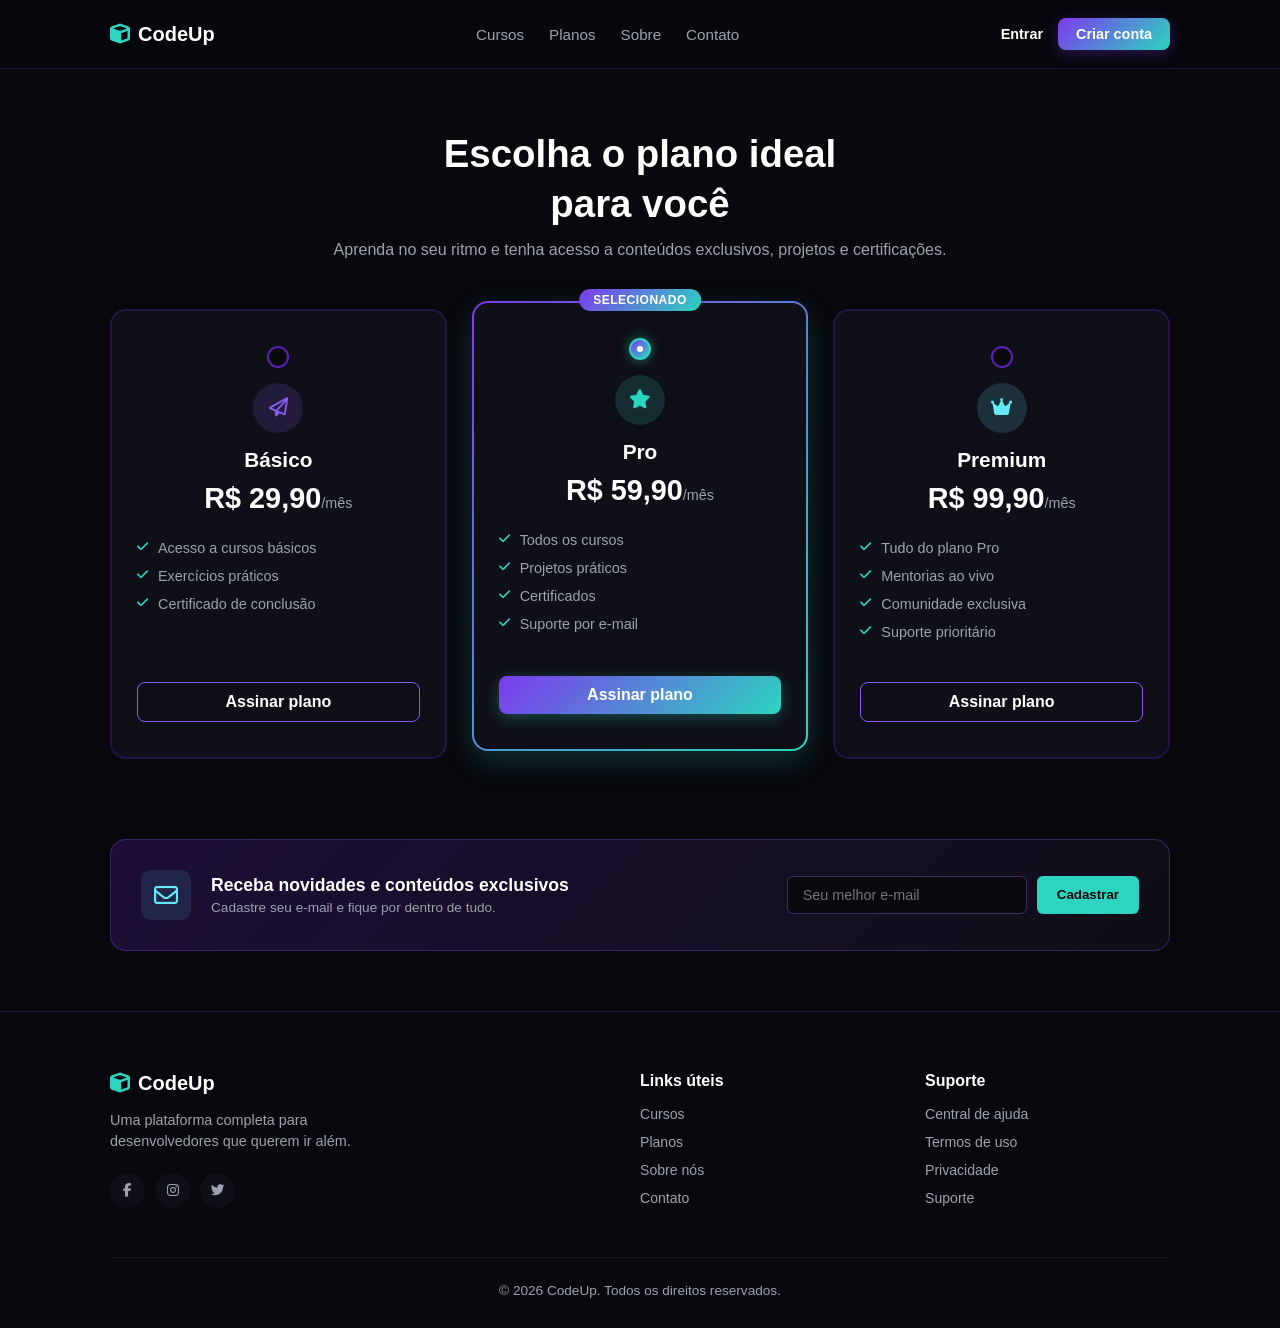
<file: 02-codeup/index.html>
<!DOCTYPE html>
<html lang="pt-BR">
<head>
    <meta charset="UTF-8">
    <meta name="viewport" content="width=device-width, initial-scale=1.0">
    <title>CodeUp</title>
    <!-- Importação de ícones do FontAwesome -->
    <link rel="stylesheet" href="https://cdnjs.cloudflare.com/ajax/libs/font-awesome/6.4.0/css/all.min.css">
    <link rel="stylesheet" href="style.css">
</head>
<body>

    <!-- == HEADER / NAVEGAÇÃO == -->
    <header class="header">
        <div class="container header-container">
            <!-- Logo da marca -->
            <a href="#" class="logo">
                <i class="fa-solid fa-cube logo-icon"></i>
                <span>CodeUp</span>
            </a>

            <!-- Menu de links de navegação principal -->
            <nav class="nav-links">
                <a href="#cursos">Cursos</a>
                <a href="#planos">Planos</a>
                <a href="#sobre">Sobre</a>
                <a href="#contato">Contato</a>
            </nav>

            <!-- Botões de ação do usuário (Login/Cadastro) -->
            <div class="auth-buttons">
                <a href="#" class="btn-text">Entrar</a>
                <a href="#" class="btn-primary">Criar conta</a>
            </div>
        </div>
    </header>

    <main>
        <!-- == SEÇÃO DE PLANOS == -->
        <section id="planos" class="pricing-section">
            <div class="container">
                <!-- Título e introdução da seção -->
                <div class="section-title">
                    <h1>Escolha o plano ideal<br>para você</h1>
                    <p>Aprenda no seu ritmo e tenha acesso a conteúdos exclusivos, projetos e certificações.</p>
                </div>

                <!-- Grid contendo os cards dos 3 planos com sistema de seleção por radio (CSS Puro) -->
                <div class="pricing-grid">
                    
                    <!-- CARD 1: BÁSICO -->
                    <input type="radio" name="plan_select" id="plan-basic" class="plan-radio">
                    <label for="plan-basic" class="card">
                        <span class="badge">Selecionado</span>
                        <div class="radio-indicator"></div>
                        <div class="card-icon icon-basic">
                            <i class="fa-regular fa-paper-plane"></i>
                        </div>
                        <h3>Básico</h3>
                        <div class="price">R$ 29,90<span>/mês</span></div>
                        <ul class="features">
                            <li><i class="fa-solid fa-check"></i> Acesso a cursos básicos</li>
                            <li><i class="fa-solid fa-check"></i> Exercícios práticos</li>
                            <li><i class="fa-solid fa-check"></i> Certificado de conclusão</li>
                        </ul>
                        <span class="btn-card">Assinar plano</span>
                    </label>

                    <!-- CARD 2: PRO (Inicia marcado como selecionado padrão) -->
                    <input type="radio" name="plan_select" id="plan-pro" class="plan-radio" checked>
                    <label for="plan-pro" class="card">
                        <span class="badge">Selecionado</span>
                        <div class="radio-indicator"></div>
                        <div class="card-icon icon-pro">
                            <i class="fa-solid fa-star"></i>
                        </div>
                        <h3>Pro</h3>
                        <div class="price">R$ 59,90<span>/mês</span></div>
                        <ul class="features">
                            <li><i class="fa-solid fa-check"></i> Todos os cursos</li>
                            <li><i class="fa-solid fa-check"></i> Projetos práticos</li>
                            <li><i class="fa-solid fa-check"></i> Certificados</li>
                            <li><i class="fa-solid fa-check"></i> Suporte por e-mail</li>
                        </ul>
                        <span class="btn-card">Assinar plano</span>
                    </label>

                    <!-- CARD 3: PREMIUM -->
                    <input type="radio" name="plan_select" id="plan-premium" class="plan-radio">
                    <label for="plan-premium" class="card">
                        <span class="badge">Selecionado</span>
                        <div class="radio-indicator"></div>
                        <div class="card-icon icon-premium">
                            <i class="fa-solid fa-crown"></i>
                        </div>
                        <h3>Premium</h3>
                        <div class="price">R$ 99,90<span>/mês</span></div>
                        <ul class="features">
                            <li><i class="fa-solid fa-check"></i> Tudo do plano Pro</li>
                            <li><i class="fa-solid fa-check"></i> Mentorias ao vivo</li>
                            <li><i class="fa-solid fa-check"></i> Comunidade exclusiva</li>
                            <li><i class="fa-solid fa-check"></i> Suporte prioritário</li>
                        </ul>
                        <span class="btn-card">Assinar plano</span>
                    </label>

                </div>
            </div>
        </section>

        <!-- == SEÇÃO NEWSLETTER == -->
        <section class="newsletter-section">
            <div class="container">
                <div class="newsletter-box">
                    <!-- Ícone à esquerda -->
                    <div class="newsletter-icon">
                        <i class="fa-regular fa-envelope"></i>
                    </div>
                    
                    <!-- Texto explicativo -->
                    <div class="newsletter-text">
                        <h3>Receba novidades e conteúdos exclusivos</h3>
                        <p>Cadastre seu e-mail e fique por dentro de tudo.</p>
                    </div>

                    <!-- Formulário de cadastro de e-mail -->
                    <form class="newsletter-form">
                        <input type="email" placeholder="Seu melhor e-mail" required>
                        <button type="submit" class="btn-newsletter">Cadastrar</button>
                    </form>
                </div>
            </div>
        </section>
    </main>

    <!-- ==================== RODAPÉ (FOOTER) ==================== -->
    <footer class="footer">
        <div class="container">
            <!-- Grid das colunas do rodapé -->
            <div id="contato" class="footer-grid">
                
                <!-- Coluna 1: Marca e Redes Sociais -->
                <div class="footer-brand">
                    <a href="#" class="logo footer-logo">
                        <i class="fa-solid fa-cube logo-icon"></i>
                        <span>CodeUp</span>
                    </a>
                    <p>Uma plataforma completa para desenvolvedores que querem ir além.</p>
                    <div class="social-links">
                        <a href="#"><i class="fa-brands fa-facebook-f"></i></a>
                        <a href="#"><i class="fa-brands fa-instagram"></i></a>
                        <a href="#"><i class="fa-brands fa-twitter"></i></a>
                    </div>
                </div>

                <!-- Coluna 2: Links Úteis -->
                <div class="footer-column">
                    <h4>Links úteis</h4>
                    <ul>
                        <li><a href="#">Cursos</a></li>
                        <li><a href="#">Planos</a></li>
                        <li><a href="#">Sobre nós</a></li>
                        <li><a href="#">Contato</a></li>
                    </ul>
                </div>

                <!-- Coluna 3: Suporte -->
                <div class="footer-column">
                    <h4>Suporte</h4>
                    <ul>
                        <li><a href="#">Central de ajuda</a></li>
                        <li><a href="#">Termos de uso</a></li>
                        <li><a href="#">Privacidade</a></li>
                        <li><a href="#">Suporte</a></li>
                    </ul>
                </div>

            </div>

            <!-- Direitos Autorais -->
            <div class="footer-bottom">
                <p>&copy; 2026 CodeUp. Todos os direitos reservados.</p>
            </div>
        </div>
    </footer>

</body>
</html>
</file>
<file: 02-codeup/style.css>
/* ==================== RESET E VARIÁVEIS GLOBAIS ==================== */
* {
    margin: 0;
    padding: 0;
    box-sizing: border-box;
    font-family: 'Segoe UI', Tahoma, Geneva, Verdana, sans-serif;
}

:root {
    /* Paleta de Cores em Fundo Escuro */
    --color-bg-dark: #08080D;       /* Preto de fundo */
    --color-purple-dark: #5B21B6;   /* Roxo escuro */
    --color-purple: #8B5CF6;        /* Roxo vibrante */
    --color-teal: #2DD4BF;          /* Verde-água (Teal) */
    --color-cyan-light: #67E8F9;    /* Ciano claro */
    
    /* Variáveis de Apoio */
    --color-card-bg: #0F0F17;
    --color-card-hover: #161622;
    --color-text-main: #ffffff;
    --color-text-muted: #9ca3af;
    --gradient-primary: linear-gradient(135deg, #7C3AED, #2DD4BF);
    --border-radius: 16px;
}

body {
    background-color: var(--color-bg-dark);
    color: var(--color-text-main);
}

/* Container para centralizar e padronizar as larguras */
.container {
    max-width: 1100px;
    margin: 0 auto;
    padding: 0 20px;
}

/* ==================== HEADER ==================== */
.header {
    background-color: rgba(8, 8, 13, 0.85);
    backdrop-filter: blur(10px);
    border-bottom: 1px solid rgba(91, 33, 182, 0.3);
    padding: 18px 0;
    position: sticky;
    top: 0;
    z-index: 100;
}

.header-container {
    display: flex;
    justify-content: space-between;
    align-items: center;
}

.logo {
    display: flex;
    align-items: center;
    gap: 8px;
    font-size: 1.25rem;
    font-weight: 700;
    color: var(--color-text-main);
    text-decoration: none;
}

.logo-icon {
    color: var(--color-teal);
}

.nav-links {
    display: flex;
    gap: 25px;
}

.nav-links a {
    text-decoration: none;
    color: var(--color-text-muted);
    font-weight: 500;
    font-size: 0.95rem;
    transition: color 0.2s;
}

.nav-links a:hover {
    color: var(--color-cyan-light);
}

.auth-buttons {
    display: flex;
    align-items: center;
    gap: 15px;
}

.btn-text {
    text-decoration: none;
    color: var(--color-text-main);
    font-weight: 600;
    font-size: 0.9rem;
    transition: color 0.2s;
}

.btn-text:hover {
    color: var(--color-purple);
}

.btn-primary {
    text-decoration: none;
    background: var(--gradient-primary);
    color: #ffffff;
    padding: 8px 18px;
    border-radius: 8px;
    font-weight: 600;
    font-size: 0.9rem;
    box-shadow: 0 4px 15px rgba(124, 58, 237, 0.3);
    transition: transform 0.2s, box-shadow 0.2s;
}

.btn-primary:hover {
    transform: translateY(-2px);
    box-shadow: 0 6px 20px rgba(45, 212, 191, 0.4);
}

/* ==================== SEÇÃO DE PLANOS ==================== */
.pricing-section {
    padding: 60px 0;
}

.section-title {
    text-align: center;
    margin-bottom: 50px;
}

.section-title h1 {
    font-size: 2.4rem;
    color: var(--color-text-main);
    line-height: 1.3;
    margin-bottom: 12px;
}

.section-title p {
    color: var(--color-text-muted);
    font-size: 1rem;
}

/* Grid com os cards */
.pricing-grid {
    display: grid;
    grid-template-columns: repeat(auto-fit, minmax(280px, 1fr));
    gap: 25px;
    align-items: stretch;
}

/* Esconde o Input de Radio Nativo */
.plan-radio {
    display: none;
}

/* Badge escondida por padrão */
.card .badge {
    display: none;
}

/* Card transformado em Label Clicável */
.card {
    background-color: var(--color-card-bg);
    border: 2px solid rgba(91, 33, 182, 0.3);
    border-radius: var(--border-radius);
    padding: 35px 25px;
    text-align: center;
    cursor: pointer;
    position: relative;
    display: flex;
    flex-direction: column;
    transition: transform 0.3s ease, border-color 0.3s ease, background-color 0.3s ease;
}

.card:hover {
    transform: translateY(-4px);
    border-color: rgba(139, 92, 246, 0.6);
    background-color: var(--color-card-hover);
}

/* Circuito visual do Radio Button */
.radio-indicator {
    width: 22px;
    height: 22px;
    border: 2px solid var(--color-purple-dark);
    border-radius: 50%;
    margin: 0 auto 15px auto;
    position: relative;
    transition: all 0.3s ease;
    background: var(--color-bg-dark);
}

/* Ícones acima de cada plano */
.card-icon {
    width: 50px;
    height: 50px;
    border-radius: 50%;
    display: flex;
    align-items: center;
    justify-content: center;
    margin: 0 auto 15px auto;
    font-size: 1.2rem;
}

.icon-basic { background-color: rgba(139, 92, 246, 0.15); color: var(--color-purple); }
.icon-pro { background-color: rgba(45, 212, 191, 0.15); color: var(--color-teal); }
.icon-premium { background-color: rgba(103, 232, 249, 0.15); color: var(--color-cyan-light); }

.card h3 {
    font-size: 1.3rem;
    margin-bottom: 10px;
    color: var(--color-text-main);
}

.price {
    font-size: 1.8rem;
    font-weight: 700;
    margin-bottom: 25px;
    color: var(--color-text-main);
}

.price span {
    font-size: 0.9rem;
    color: var(--color-text-muted);
    font-weight: 400;
}

.features {
    list-style: none;
    text-align: left;
    margin-bottom: 30px;
    flex-grow: 1;
}

.features li {
    font-size: 0.9rem;
    color: var(--color-text-muted);
    margin-bottom: 12px;
    display: flex;
    align-items: center;
    gap: 10px;
}

.features li i {
    color: var(--color-teal);
    font-size: 0.8rem;
}

.btn-card {
    display: block;
    width: 100%;
    padding: 10px 0;
    border: 1px solid var(--color-purple);
    border-radius: 8px;
    color: var(--color-text-main);
    text-decoration: none;
    font-weight: 600;
    transition: all 0.3s ease;
    margin-top: auto;
}

/* ==========================================================================
   SELETORES CSS PARA O SELECTOR :checked (Efeito Dinâmico de Seleção)
   ========================================================================== */

/* Destaque com borda gradiente no Card selecionado */
.plan-radio:checked + .card {
    border: 2px solid transparent;
    background-image: linear-gradient(var(--color-card-bg), var(--color-card-bg)), var(--gradient-primary);
    background-origin: border-box;
    background-clip: padding-box, border-box;
    box-shadow: 0 10px 30px rgba(45, 212, 191, 0.2);
    transform: translateY(-8px);
}

/* Badge flutuante 'Selecionado' ativada */
.plan-radio:checked + .card .badge {
    display: block;
    position: absolute;
    top: -14px;
    left: 50%;
    transform: translateX(-50%);
    background: var(--gradient-primary);
    color: #ffffff;
    font-size: 0.75rem;
    font-weight: 700;
    padding: 4px 14px;
    border-radius: 20px;
    text-transform: uppercase;
    letter-spacing: 0.5px;
}

/* Marcador de Radio ativo */
.plan-radio:checked + .card .radio-indicator {
    border-color: var(--color-teal);
    background: var(--gradient-primary);
    box-shadow: 0 0 12px rgba(45, 212, 191, 0.5);
}

.plan-radio:checked + .card .radio-indicator::after {
    content: '';
    position: absolute;
    top: 50%;
    left: 50%;
    transform: translate(-50%, -50%);
    width: 6px;
    height: 6px;
    background-color: #ffffff;
    border-radius: 50%;
}

/* Botão preenchido com gradiente no card selecionado */
.plan-radio:checked + .card .btn-card {
    background: var(--gradient-primary);
    border: none;
    color: #ffffff;
    box-shadow: 0 4px 15px rgba(45, 212, 191, 0.3);
}

/* ==================== SEÇÃO NEWSLETTER ==================== */
.newsletter-section {
    padding: 20px 0 60px 0;
}

.newsletter-box {
    background: linear-gradient(135deg, rgba(91, 33, 182, 0.25), rgba(15, 15, 23, 0.95));
    border: 1px solid rgba(139, 92, 246, 0.3);
    border-radius: var(--border-radius);
    padding: 30px;
    display: flex;
    align-items: center;
    gap: 20px;
    flex-wrap: wrap;
}

.newsletter-icon {
    background: rgba(103, 232, 249, 0.1);
    width: 50px;
    height: 50px;
    border-radius: 10px;
    display: flex;
    align-items: center;
    justify-content: center;
    font-size: 1.5rem;
    color: var(--color-cyan-light);
}

.newsletter-text {
    flex: 1;
    min-width: 250px;
}

.newsletter-text h3 {
    font-size: 1.1rem;
    color: var(--color-text-main);
    margin-bottom: 4px;
}

.newsletter-text p {
    font-size: 0.85rem;
    color: var(--color-text-muted);
}

.newsletter-form {
    display: flex;
    gap: 10px;
    flex-wrap: wrap;
}

.newsletter-form input {
    padding: 10px 15px;
    background-color: var(--color-bg-dark);
    border: 1px solid rgba(139, 92, 246, 0.4);
    border-radius: 6px;
    outline: none;
    width: 240px;
    font-size: 0.9rem;
    color: var(--color-text-main);
}

.newsletter-form input:focus {
    border-color: var(--color-teal);
}

.btn-newsletter {
    background-color: var(--color-teal);
    color: var(--color-bg-dark);
    border: none;
    padding: 10px 20px;
    border-radius: 6px;
    font-weight: 700;
    cursor: pointer;
    transition: opacity 0.2s;
}

.btn-newsletter:hover {
    opacity: 0.9;
}

/* ==================== RODAPÉ ==================== */
.footer {
    background-color: var(--color-bg-dark);
    border-top: 1px solid rgba(91, 33, 182, 0.3);
    color: var(--color-text-muted);
    padding: 60px 0 30px 0;
}

.footer-grid {
    display: grid;
    grid-template-columns: 2fr 1fr 1fr;
    gap: 40px;
    margin-bottom: 40px;
}

.footer-logo {
    color: var(--color-text-main);
    margin-bottom: 15px;
}

.footer-brand p {
    font-size: 0.9rem;
    max-width: 280px;
    margin-bottom: 20px;
    line-height: 1.5;
}

.social-links {
    display: flex;
    gap: 10px;
}

.social-links a {
    width: 35px;
    height: 35px;
    background-color: var(--color-card-bg);
    color: var(--color-text-muted);
    border-radius: 50%;
    display: flex;
    align-items: center;
    justify-content: center;
    text-decoration: none;
    font-size: 0.85rem;
    transition: all 0.2s;
}

.social-links a:hover {
    background: var(--gradient-primary);
    color: #ffffff;
}

.footer-column h4 {
    color: var(--color-text-main);
    font-size: 1rem;
    margin-bottom: 15px;
}

.footer-column ul {
    list-style: none;
}

.footer-column ul li {
    margin-bottom: 10px;
}

.footer-column ul li a {
    color: var(--color-text-muted);
    text-decoration: none;
    font-size: 0.88rem;
    transition: color 0.2s;
}

.footer-column ul li a:hover {
    color: var(--color-teal);
}

.footer-bottom {
    border-top: 1px solid rgba(255, 255, 255, 0.05);
    padding-top: 25px;
    text-align: center;
    font-size: 0.85rem;
}

/* ==================== RESPONSIVIDADE ==================== */
@media (max-width: 768px) {
    .header-container {
        flex-direction: column;
        gap: 15px;
    }

    .footer-grid {
        grid-template-columns: 1fr;
        gap: 30px;
    }

    .newsletter-box {
        flex-direction: column;
        text-align: center;
    }

    .newsletter-form {
        width: 100%;
        flex-direction: column;
    }

    .newsletter-form input {
        width: 100%;
    }
}
</file>
